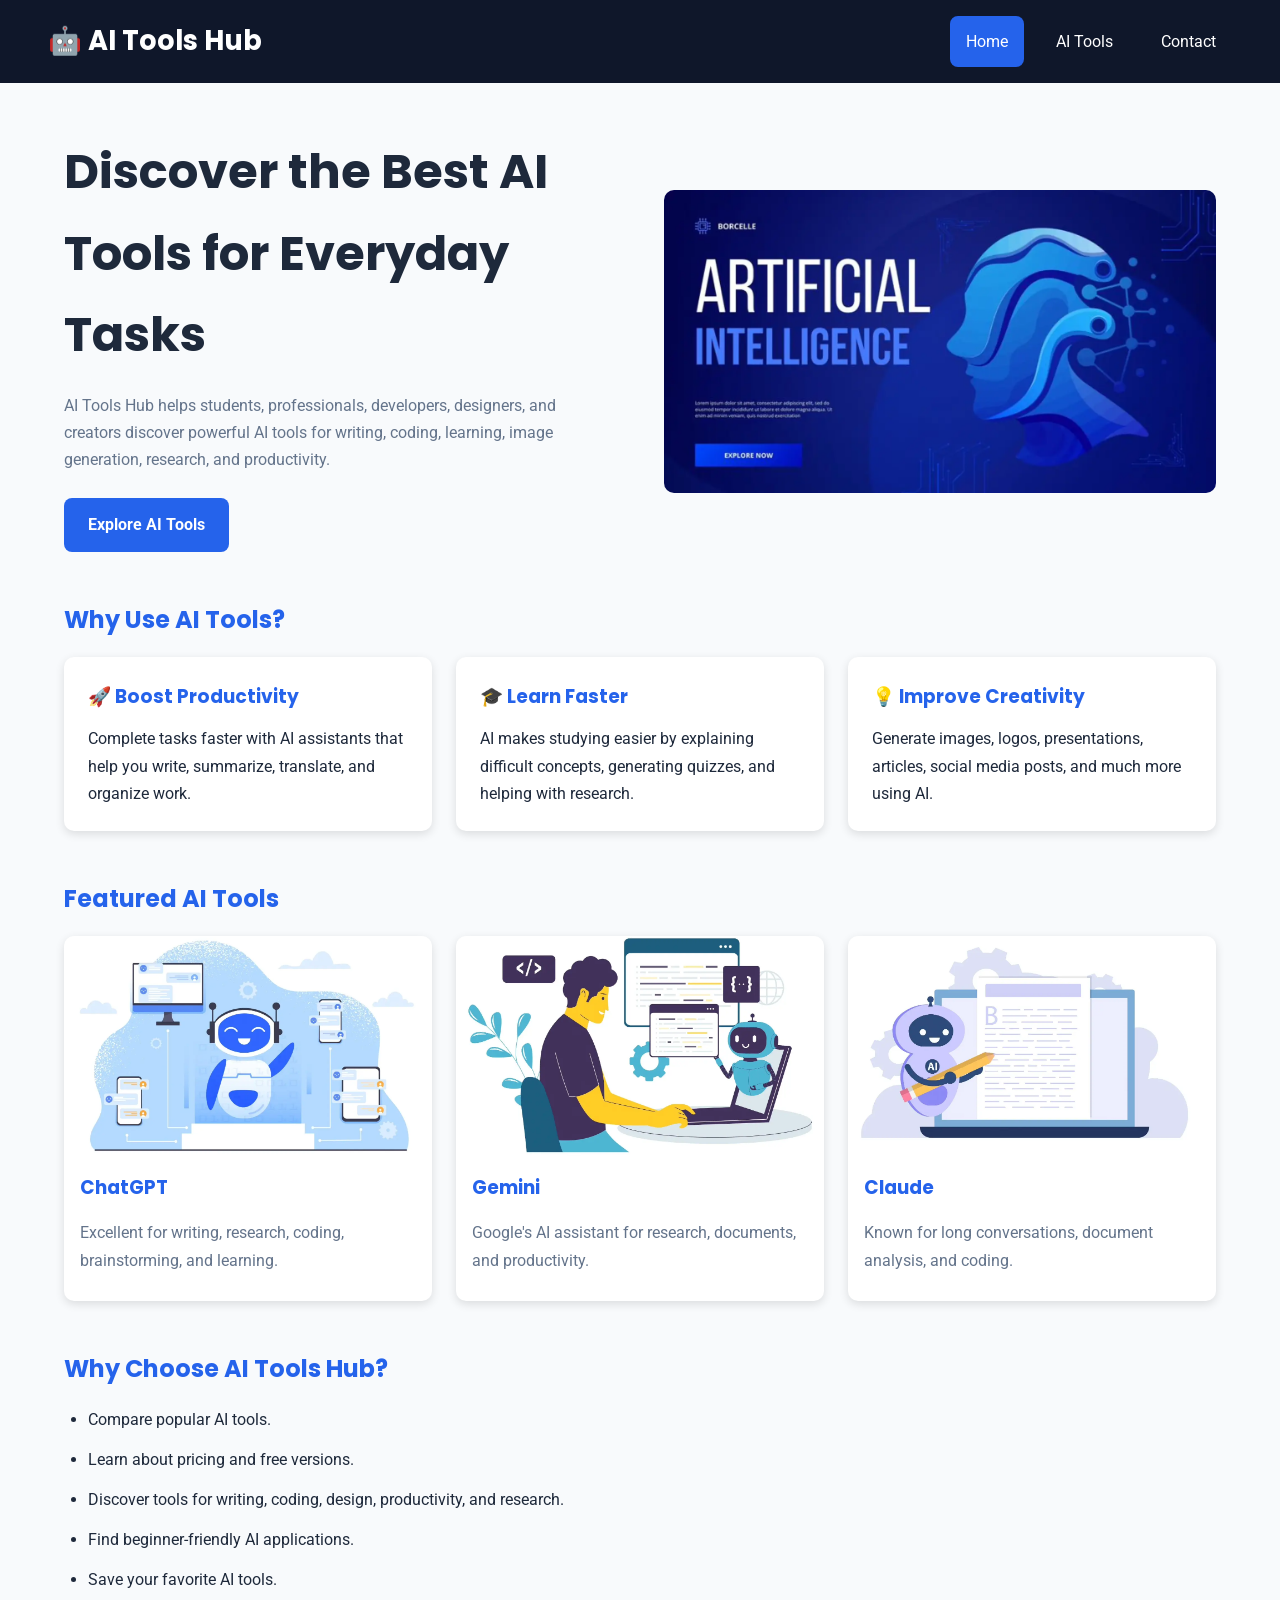
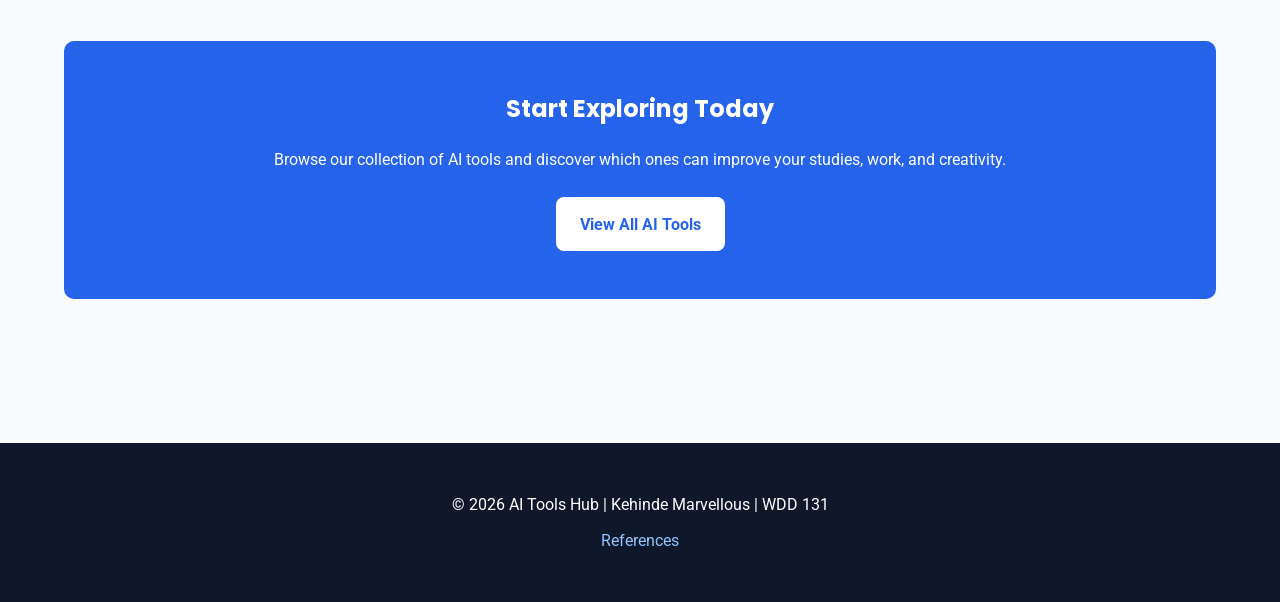
<file: project/index.html>
<!DOCTYPE html>
<html lang="en">
<head>
   <meta charset="UTF-8">
   <meta name="viewport" content="width=device-width, initial-scale=1.0">
   <title>AI Tools Hub | Home</title>
   <meta name="description" content="Discover the best AI tools for writing, coding, design, research, and productivity. Compare features and find the right AI tool for your needs.">
   <meta name="author" content="Kehinde Marvellous">
   <link rel="preconnect" href="https://fonts.googleapis.com">
   <link rel="preconnect" href="https://fonts.gstatic.com" crossorigin>
   <link href="https://fonts.googleapis.com/css2?family=Poppins:wght@400;600;700&family=Roboto:wght@400;500&display=swap" rel="stylesheet">
   <link rel="stylesheet" href="styles/base.css">
   <link rel="stylesheet" href="styles/large.css">

   <script src="scripts/main.js" defer></script>
</head>

<body>

<header>

   <div class="logo">
       🤖 AI Tools Hub
   </div>

   <button id="menu" aria-label="Open Navigation">
       ☰
   </button>

   <nav>

       <ul class="navigation">

           <li>
               <a href="index.html" class="active">
                   Home
               </a>
           </li>

           <li>
               <a href="tools.html">
                   AI Tools
               </a>
           </li>

           <li>
               <a href="contact.html">
                   Contact
               </a>
           </li>

       </ul>

   </nav>

</header>

<main>

   <!-- HERO -->

   <section class="hero">

       <div class="hero-text">

           <h1>
               Discover the Best AI Tools for Everyday Tasks
           </h1>

           <p>

               AI Tools Hub helps students, professionals, developers,
               designers, and creators discover powerful AI tools for
               writing, coding, learning, image generation, research,
               and productivity.

           </p>

           <a href="tools.html" class="button">
               Explore AI Tools
           </a>

       </div>

       <div class="hero-image">

           <img
               src="images/hero.webp"
               alt="Artificial Intelligence Illustration"
               loading="eager"
               width="1200"
               height="700">

       </div>

   </section>

   <!-- FEATURES -->

   <section class="features">

       <h2>
           Why Use AI Tools?
       </h2>

       <div class="cards">

           <article class="card">

               <h3>
                   🚀 Boost Productivity
               </h3>

               <p>

                   Complete tasks faster with AI assistants that help
                   you write, summarize, translate, and organize work.

               </p>

           </article>

           <article class="card">

               <h3>
                   🎓 Learn Faster
               </h3>

               <p>

                   AI makes studying easier by explaining difficult
                   concepts, generating quizzes, and helping with
                   research.

               </p>

           </article>

           <article class="card">

               <h3>
                   💡 Improve Creativity
               </h3>

               <p>

                   Generate images, logos, presentations, articles,
                   social media posts, and much more using AI.

               </p>

           </article>

       </div>

   </section>

   <section>

       <h2>
           Featured AI Tools
       </h2>

       <div id="featured-tools" class="tool-grid">

           <!-- JavaScript inserts tool cards here -->

       </div>

   </section>


   <section class="benefits">

       <h2>
           Why Choose AI Tools Hub?
       </h2>

       <ul>

           <li>
               Compare popular AI tools.
           </li>

           <li>
               Learn about pricing and free versions.
           </li>

           <li>
               Discover tools for writing, coding, design,
               productivity, and research.
           </li>

           <li>
               Find beginner-friendly AI applications.
           </li>

           <li>
               Save your favorite AI tools.
           </li>

       </ul>

   </section>

   <section class="cta">

       <h2>
           Start Exploring Today
       </h2>

       <p>

           Browse our collection of AI tools and discover
           which ones can improve your studies, work,
           and creativity.

       </p>

       <a href="tools.html" class="button">
           View All AI Tools
       </a>

   </section>

</main>

<footer>

   <p>
       © <span id="year"></span> AI Tools Hub | Kehinde Marvellous | WDD 131
   </p>

   <p>

       <a href="references.html">
           References
       </a>

   </p>

</footer>

</body>
</html>
</file>
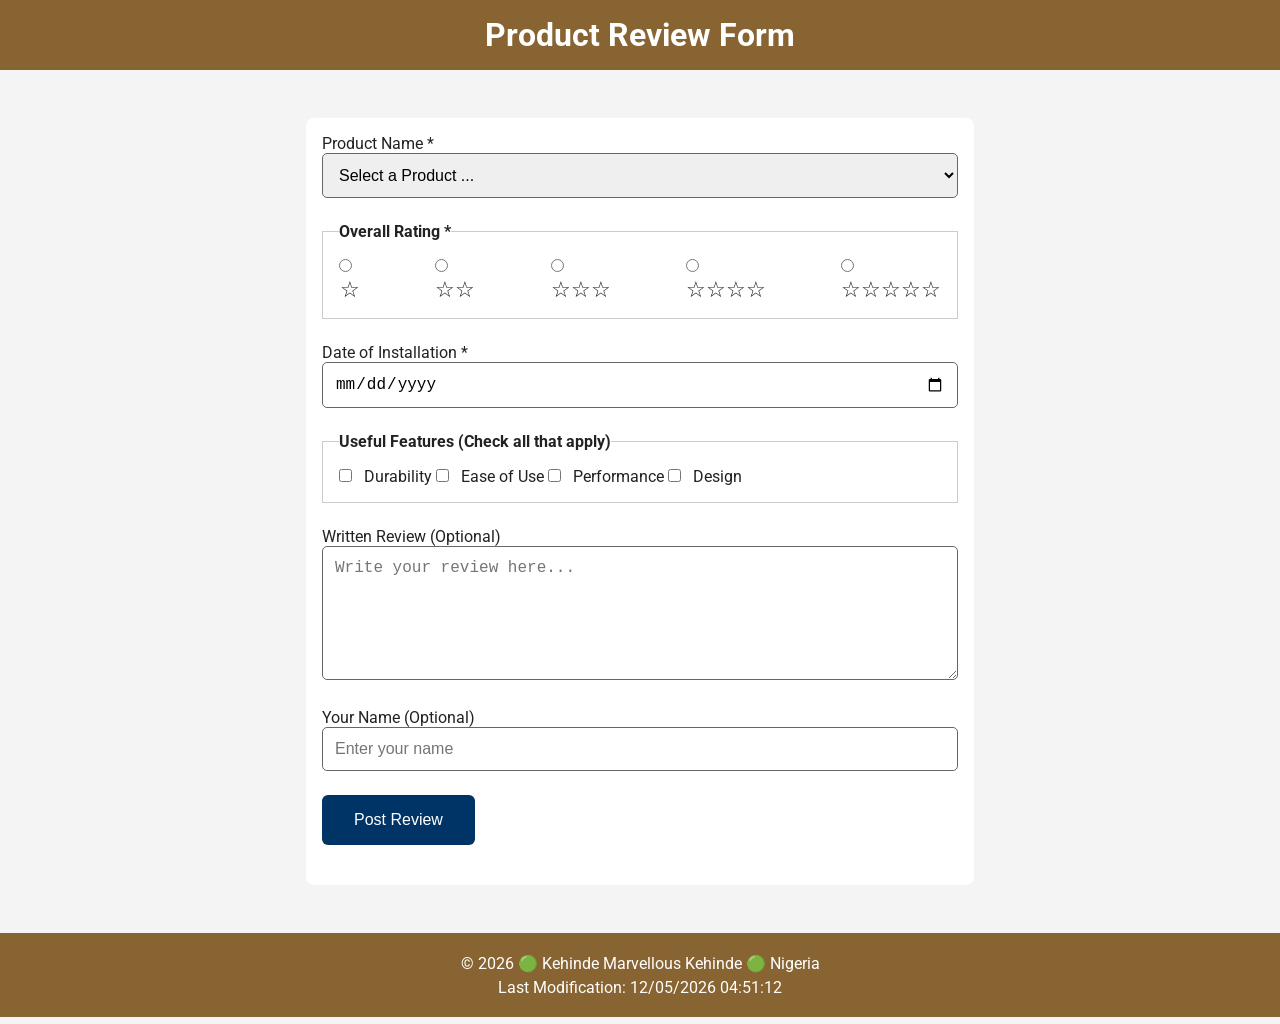
<file: form.html>
<!DOCTYPE html>
<html lang="en">
<head>
   <meta charset="UTF-8">
   <meta name="viewport" content="width=device-width, initial-scale=1.0">
   <meta name="description" content="Share your experience and submit a detailed product review through our form.">
   <meta name="author" content="Kehinde Marvellous">

   <title>Product Review Form</title>

   <link rel="preconnect" href="https://fonts.googleapis.com">
   <link rel="preconnect" href="https://fonts.gstatic.com" crossorigin>
   <link href="https://fonts.googleapis.com/css2?family=Roboto:wght@400;700&display=swap" rel="stylesheet">

   <link rel="stylesheet" href="styles/form.css">
   <link rel="stylesheet" href="styles/form-large.css">

   <script src="scripts/form.js" defer></script>
</head>

<body>

<header>
   <h1>Product Review Form</h1>
</header>

<main>

<form method="get" action="review.html">

   <!-- Product Name -->
   <div class="form-group">
       <label for="product">Product Name <span>*</span></label>

       <select id="product" name="product" required>
           <option value="" selected disabled>Select a Product ...</option>
           <!-- JavaScript will insert products here -->
       </select>
   </div>

   <!-- Overall Rating -->
   <fieldset>
       <legend>Overall Rating <span>*</span></legend>

       <div class="rating">
            <div>
                <input type="radio" id="star1" name="rating" value="1" required>
                <label for="star1">☆</label>
            </div>

           <div>
               <input type="radio" id="star2" name="rating" value="2" required>
               <label for="star2">☆☆</label>
           </div>

           <div>
               <input type="radio" id="star3" name="rating" value="3" required>
               <label for="star3">☆☆☆</label>
           </div>

           <div>
               <input type="radio" id="star4" name="rating" value="4" required>
               <label for="star4">☆☆☆☆</label>
           </div>

           <div>
               <input type="radio" id="star5" name="rating" value="5" required>
               <label for="star5">☆☆☆☆☆</label>
           </div>

       </div>
   </fieldset>

   <!-- Installation Date -->
   <div class="form-group">
       <label for="installDate">Date of Installation <span>*</span></label>

       <input
           type="date"
           id="installDate"
           name="installDate"
           required>
   </div>

   <!-- Useful Features -->
    <fieldset>
        <legend>Useful Features (Check all that apply)</legend>

        <input type="checkbox" id="durability" name="features" value="Durability">
        <label for="durability">Durability</label>

        <input type="checkbox" id="ease" name="features" value="Ease of Use">
        <label for="ease">Ease of Use</label>

        <input type="checkbox" id="performance" name="features" value="Performance">
        <label for="performance">Performance</label>

        <input type="checkbox" id="design" name="features" value="Design">
        <label for="design">Design</label>
    </fieldset>

   <!-- Written Review -->
   <div class="form-group">
       <label for="review">Written Review (Optional)</label>

       <textarea
           id="review"
           name="review"
           rows="6"
           placeholder="Write your review here..."></textarea>
   </div>

   <!-- User Name -->
   <div class="form-group">
       <label for="username">Your Name (Optional)</label>

       <input
           type="text"
           id="username"
           name="username"
           placeholder="Enter your name">
   </div>

   <!-- Submit -->
   <div class="form-group">
       <input
           type="submit"
           value="Post Review">
   </div>

</form>

</main>

<footer>
   <p>
      &copy; <span id="currentyear"></span>
      🟢 Kehinde Marvellous Kehinde 🟢 Nigeria</p>
    <p class="highlight">
        Last Modification: <span id="lastmodified"></span></p>
</footer>  
</body>
</html>
</file>
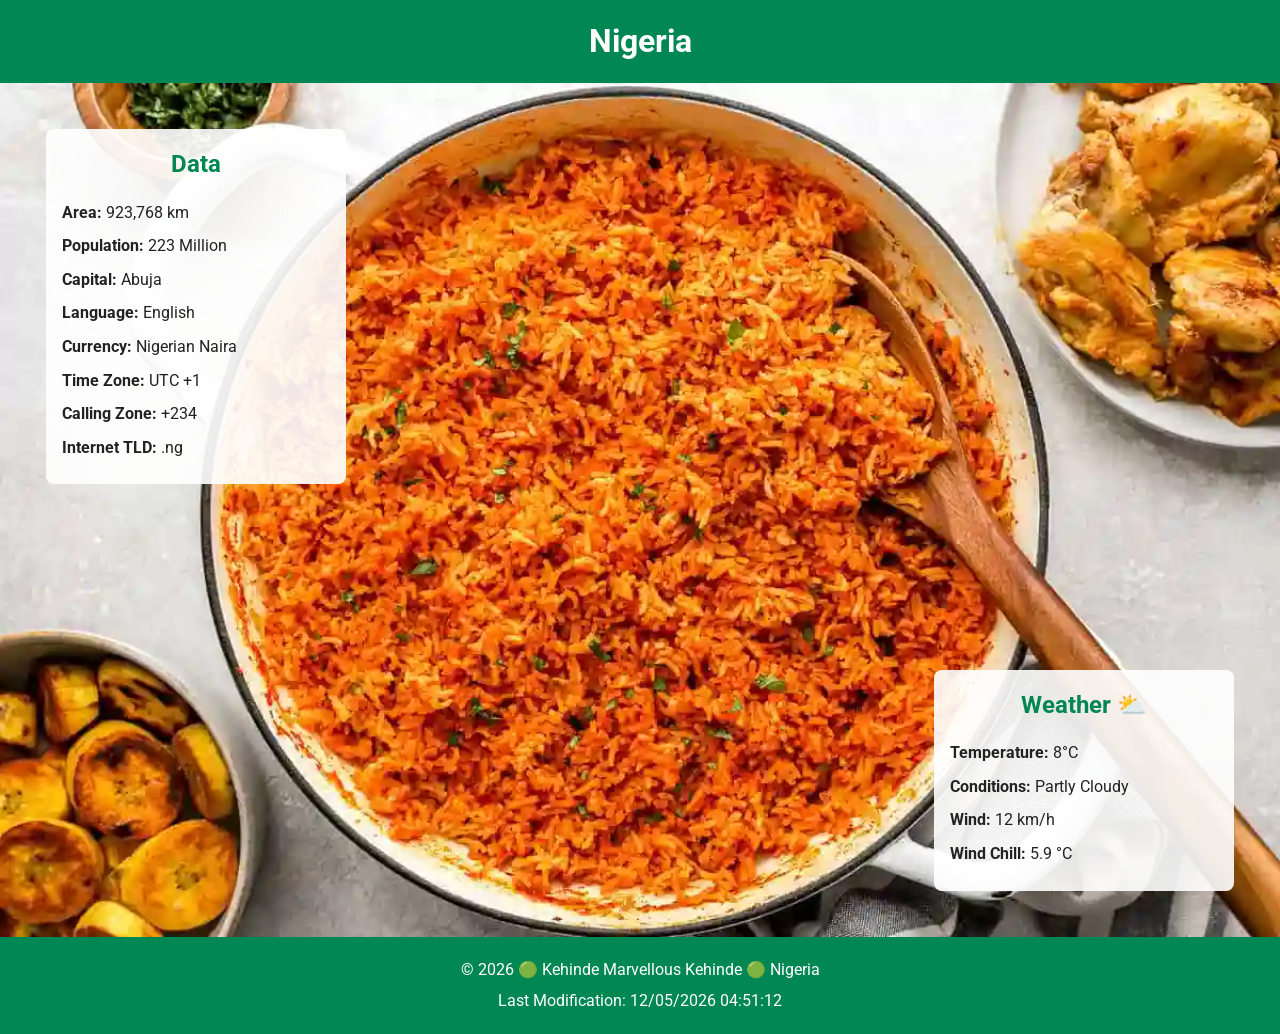
<file: place.html>
<!DOCTYPE html>
<html lang="en">
<head>
    <meta charset="UTF-8">
    <meta name="viewport" content="width=device-width, initial-scale=1.0">
    <title>WDD131 - Country Page</title>
    <meta name="description" content="Explore Nigeria's vibrant culture, scenic landscapes, iconic cuisine, and essential travel facts for an unforgettable journey.">
    <meta name="author" content="Kehinde Marvellous">

    <link rel="preconnect" href="https://fonts.googleapis.com">
    <link rel="preconnect" href="https://fonts.gstatic.com" crossorigin>
    <link href="https://fonts.googleapis.com/css2?family=Roboto:wght@400;700&display=swap" rel="stylesheet">
    <link rel="stylesheet" href="styles/place.css">
    <link rel="stylesheet" href="styles/place-large.css">

    <script src="scripts/place.js" defer></script>
</head>

<body>
    
    <header>
        <h1>Nigeria</h1>
    </header>
    
    <main>
        <picture>
            <source media="(min-width: 768px)" srcset="images/image-large.webp">
            <img src="images/image-small.webp" alt="Delicious Jollof Rice" width="800" height="500">
        </picture>

        <section class="data">
            <h2>Data</h2>

            <p><strong>Area:</strong> 923,768 km</p>
            <p><strong>Population:</strong> 223 Million</p>
            <p><strong>Capital:</strong> Abuja</p>
            <p><strong>Language:</strong> English</p>
            <p><strong>Currency:</strong> Nigerian Naira</p>
            <p><strong>Time Zone:</strong> UTC +1</p>
            <p><strong>Calling Zone:</strong> +234</p>
            <p><strong>Internet TLD:</strong> .ng</p>
        </section>

        <section class="weather">
            <h2>Weather</h2>

            <img src="images/cloud.svg" alt="Weather Icon" class="weather-icon">

            <p><strong>Temperature:</strong> <span id="temperature">8°C</span></p>
            <p><strong>Conditions:</strong> Partly Cloudy</p>
            <p><strong>Wind:</strong> <span id="windspeed">12 km/h</span></p>
            <p><strong>Wind Chill:</strong> <span id="windchill"></span></p>
        </section>
    </main>

    <footer>
        <p>
            &copy; <span id="currentyear"></span>
      🟢 Kehinde Marvellous Kehinde 🟢 Nigeria</p>

      <p class="highlight">
        Last Modification: <span id="lastmodified"></span></p>
    </footer>

</body>
</html>
</file>
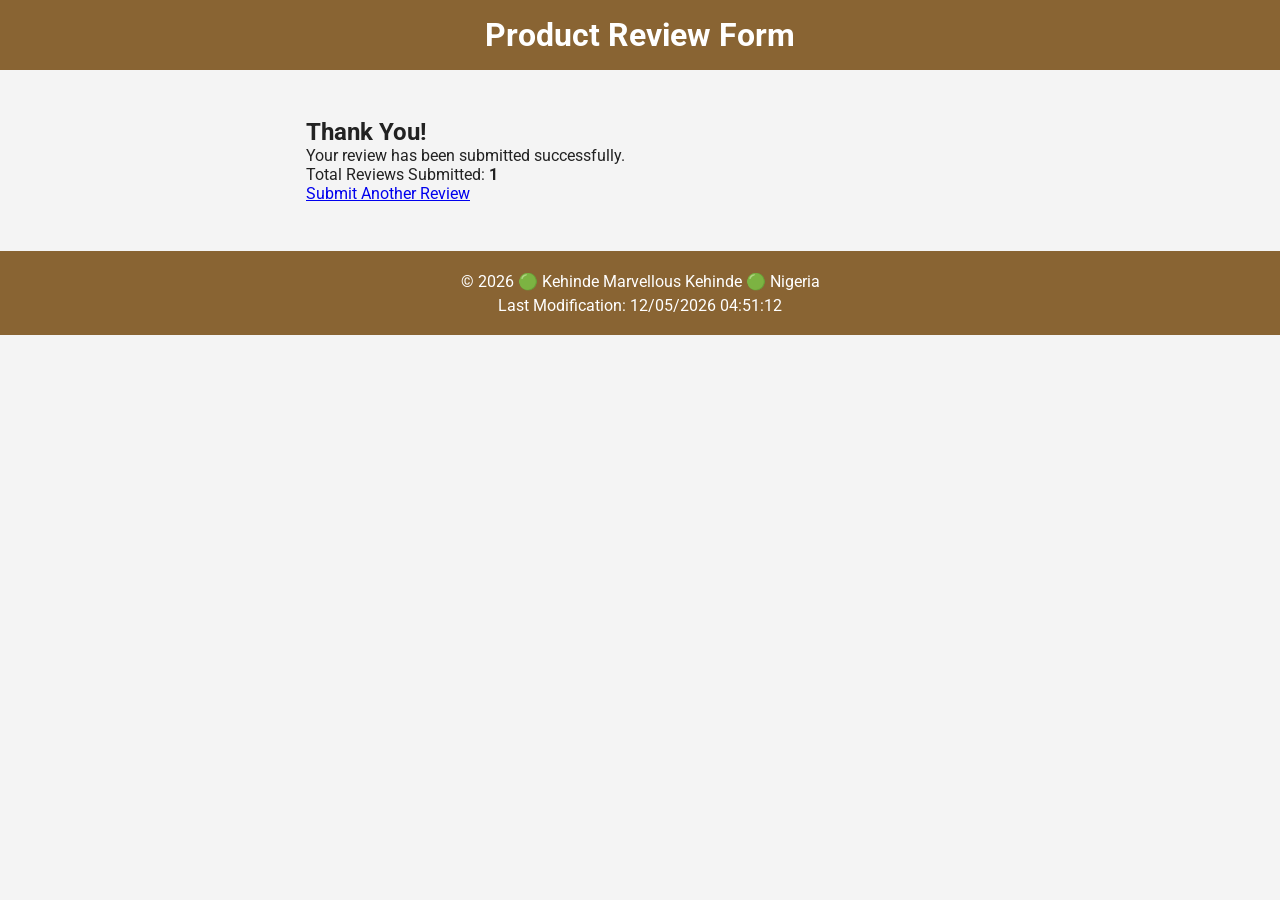
<file: review.html>
<!DOCTYPE html>
<html lang="en">
<head>
   <meta charset="UTF-8">
   <meta name="viewport" content="width=device-width, initial-scale=1.0">
   <meta name="description" content="Your product review has been successfully submitted and confirmed.">
   <meta name="author" content="Kehinde Marvellous">

   <title>Review Submitted</title>

   <link rel="preconnect" href="https://fonts.googleapis.com">
   <link rel="preconnect" href="https://fonts.gstatic.com" crossorigin>
   <link href="https://fonts.googleapis.com/css2?family=Roboto:wght@400;700&display=swap" rel="stylesheet">

   <link rel="stylesheet" href="styles/form.css">
   <link rel="stylesheet" href="styles/form-large.css">

   <script src="scripts/review.js" defer></script>
</head>

<body>

<header>
   <h1>Product Review Form</h1>
</header>

<main>

   <section class="confirmation">
       <h2>Thank You!</h2>

       <p>Your review has been submitted successfully.</p>

       <p>
           Total Reviews Submitted:
           <strong id="reviewCount">0</strong>
       </p>

       <p>
           <a href="form.html">Submit Another Review</a>
       </p>
   </section>

</main>

<footer>
   <p>
      &copy; <span id="currentyear"></span>
      🟢 Kehinde Marvellous Kehinde 🟢 Nigeria</p>
    <p class="highlight">
        Last Modification: <span id="lastmodified"></span></p>
</footer> 

</body>
</html>
</file>
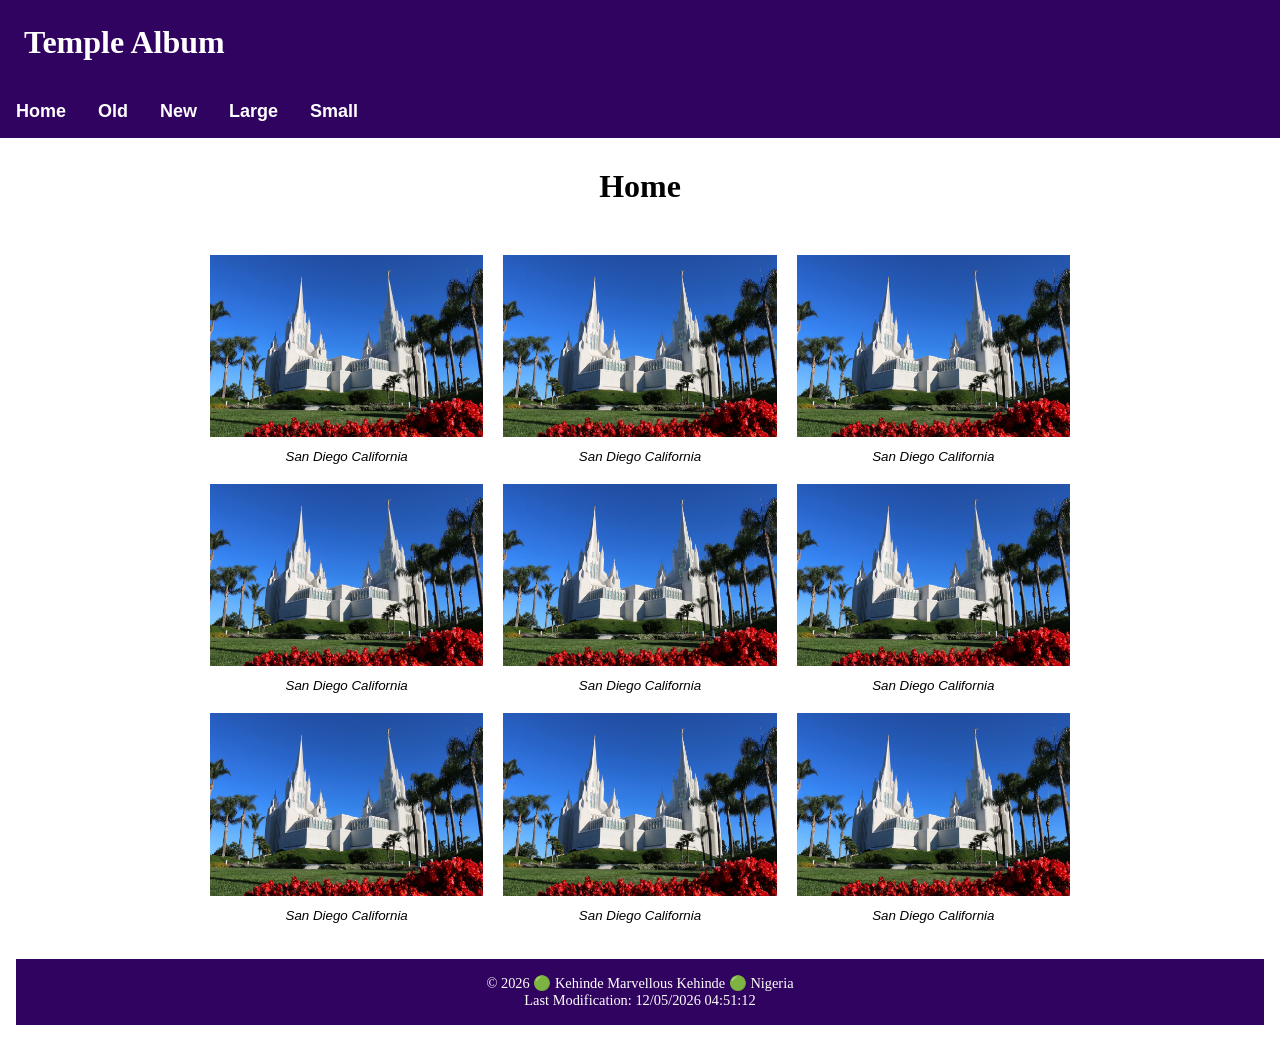
<file: temples.html>
<!DOCTYPE html>
<html lang="en">
<head>
    <meta charset="UTF-8">
    <meta name="viewport" content="width=device-width, initial-scale=1.0">
    <title>WDD131 - Media Query Example</title>
    <meta name="description" content="This media query learning activity example page demonstrates responsive design with a temple gallery layout, mobile navigation.">
    <meta name="author" content="Kehinde Marvellous">

    <link rel="preconnect" href="https://fonts.googleapis.com">
    <link rel="preconnect" href="https://fonts.gstatic.com" crossorigin>
    <link href="https://fonts.googleapis.com/css2?family=Roboto:wght@400;700&display=swap" rel="stylesheet">
    <link rel="stylesheet" href="styles/temples.css">
    <link rel="stylesheet" href="styles/temples-large.css">
    <script src="scripts/temples.js" defer></script>
</head>
<body>
    <header>
        <span id="course-title">Temple Album</span>

        <button id="menu" aria-label="Menu">
        </button>

        <nav class="navigation">
            <ul>
                <li><a href="#">Home</a></li>
                <li><a href="#">Old</a></li>
                <li><a href="#">New</a></li>
                <li><a href="#">Large</a></li>
                <li><a href="#">Small</a></li>
            </ul>

        </nav>
    </header>

    <main>
        <h1>Home</h1>

      <section class="gallery">
        
        <figure>
            <img src="images/temple.jpg" alt="Temple">
            <figcaption>San Diego California</figcaption>
        </figure>
        <figure>
            <img src="images/temple.jpg" alt="Temple">
            <figcaption>San Diego California</figcaption>
        </figure>
            <figure>
            <img src="images/temple.jpg" alt="Temple">
            <figcaption>San Diego California</figcaption>
        </figure>
            <figure>
            <img src="images/temple.jpg" alt="Temple">
            <figcaption>San Diego California</figcaption>
        </figure>
            <figure>
            <img src="images/temple.jpg" alt="Temple">
            <figcaption>San Diego California</figcaption>
        </figure>
            <figure>
            <img src="images/temple.jpg" alt="Temple">
            <figcaption>San Diego California</figcaption>
        </figure>
            <figure>
            <img src="images/temple.jpg" alt="Temple">
            <figcaption>San Diego California</figcaption>
        </figure>
            <figure>
            <img src="images/temple.jpg" alt="Temple">
            <figcaption>San Diego California</figcaption>
        </figure>
            <figure>
            <img src="images/temple.jpg" alt="Temple">
            <figcaption>San Diego California</figcaption>
        </figure>
      </section>
    </main>

<footer>
   <p>
      &copy; <span id="currentyear"></span>
      🟢 Kehinde Marvellous Kehinde 🟢 Nigeria</p>
    <p class="highlight">
        Last Modification: <span id="lastmodified"></span></p>
</footer>  
    
</body>
</html>
</file>
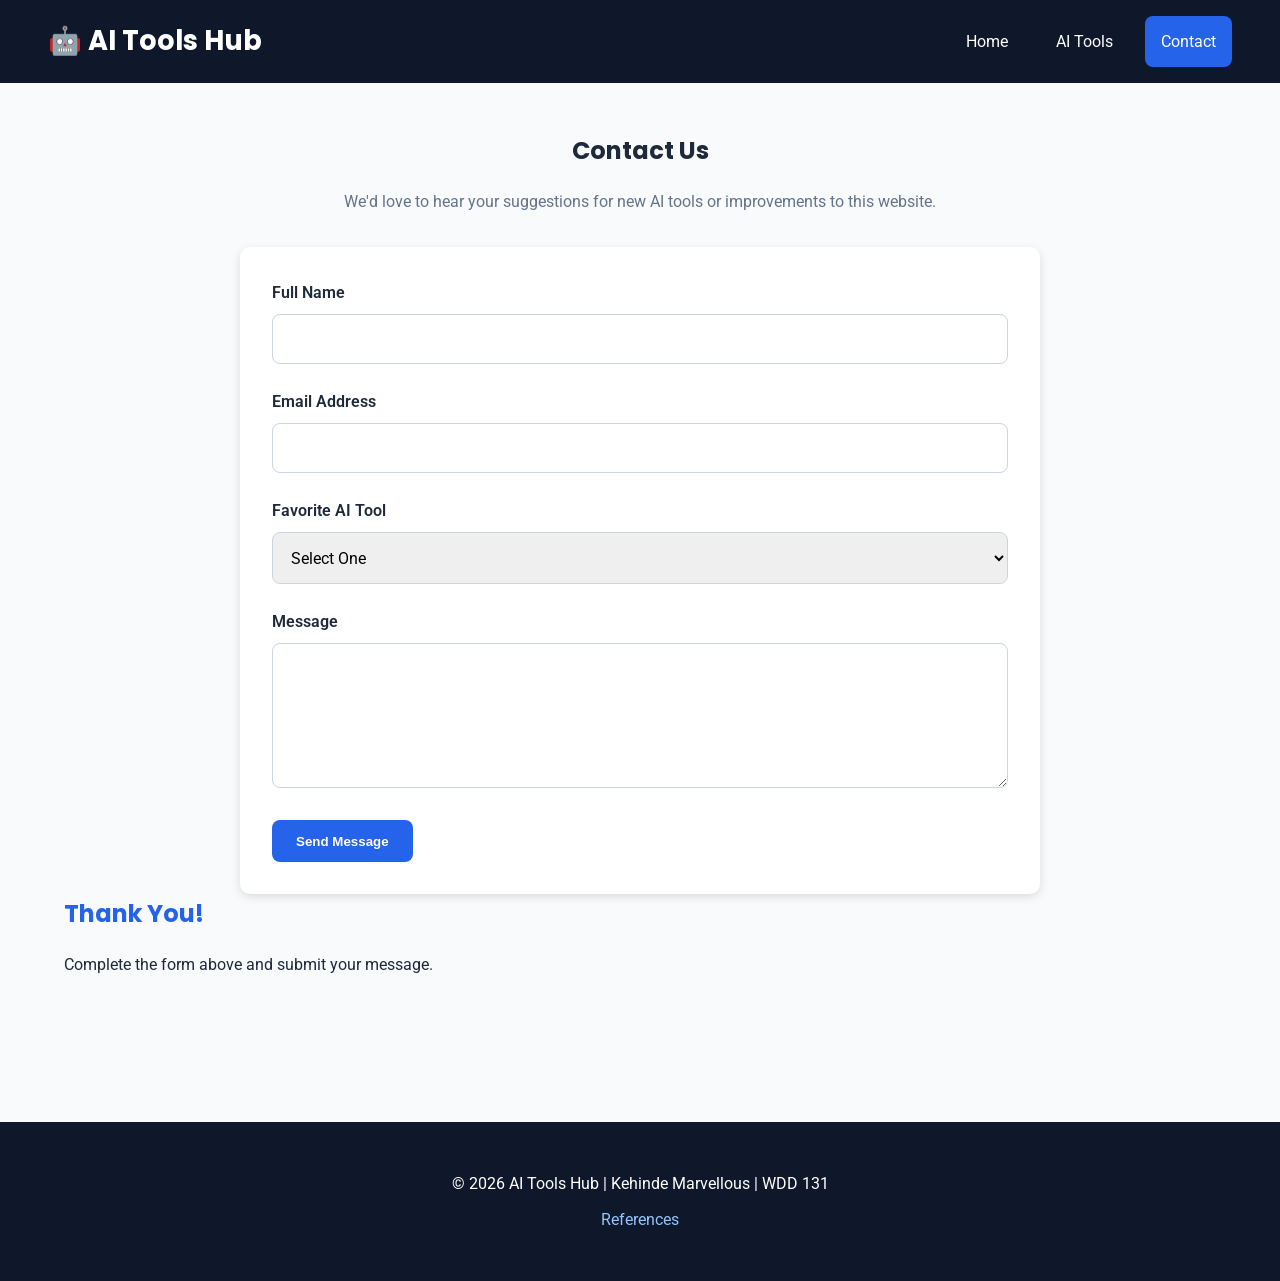
<file: project/contact.html>
<!DOCTYPE html>
<html lang="en">
<head>
   <meta charset="UTF-8">
   <meta name="viewport" content="width=device-width, initial-scale=1.0">
   <title>AI Tools Hub | Contact</title>
   <meta name="description" content="Contact AI Tools Hub with your questions, suggestions, or feedback about AI tools.">
   <meta name="author" content="Kehinde Marvellous">
   <link rel="preconnect" href="https://fonts.googleapis.com">
   <link rel="preconnect" href="https://fonts.gstatic.com" crossorigin>
   <link href="https://fonts.googleapis.com/css2?family=Poppins:wght@400;600;700&family=Roboto:wght@400;500&display=swap" rel="stylesheet">
   <link rel="stylesheet" href="styles/base.css">
   <link rel="stylesheet" href="styles/large.css">

   <script src="scripts/main.js" defer></script>

</head>

<body>

<header>

   <div class="logo">
       🤖 AI Tools Hub
   </div>

   <button id="menu" aria-label="Open Navigation">
       ☰
   </button>

   <nav>

       <ul class="navigation">

           <li><a href="index.html">Home</a></li>
           <li><a href="tools.html">AI Tools</a></li>
           <li><a href="contact.html" class="active">Contact</a></li>

       </ul>

   </nav>

</header>

<main>

<section class="page-title">

   <h1>Contact Us</h1>

   <p>

       We'd love to hear your suggestions for new AI tools or improvements
       to this website.

   </p>

</section>

<section class="contact-form">

<form id="contactForm">

<div class="form-group">

<label for="fullname">

Full Name

</label>

<input
type="text"
id="fullname"
name="fullname"
required>

</div>

<div class="form-group">

<label for="email">

Email Address

</label>

<input
type="email"
id="email"
name="email"
required>

</div>

<div class="form-group">

<label for="tool">

Favorite AI Tool

</label>

<select id="tool" name="tool">

<option value="">Select One</option>

<option value="ChatGPT">ChatGPT</option>

<option value="Gemini">Gemini</option>

<option value="Claude">Claude</option>

<option value="Copilot">GitHub Copilot</option>

<option value="Midjourney">Midjourney</option>

</select>

</div>

<div class="form-group">

<label for="message">

Message

</label>

<textarea
id="message"
name="message"
rows="6"
required></textarea>

</div>

<input
type="submit"
value="Send Message"
class="button">

</form>

</section>

<section>

<h2>Thank You!</h2>

<p id="thankyou">

Complete the form above and submit your message.

</p>

</section>

</main>

<footer>

<p>

© <span id="year"></span> AI Tools Hub | Kehinde Marvellous | WDD 131

</p>

<p>

<a href="references.html">

References

</a>

</p>

</footer>

</body>
</html>
</file>
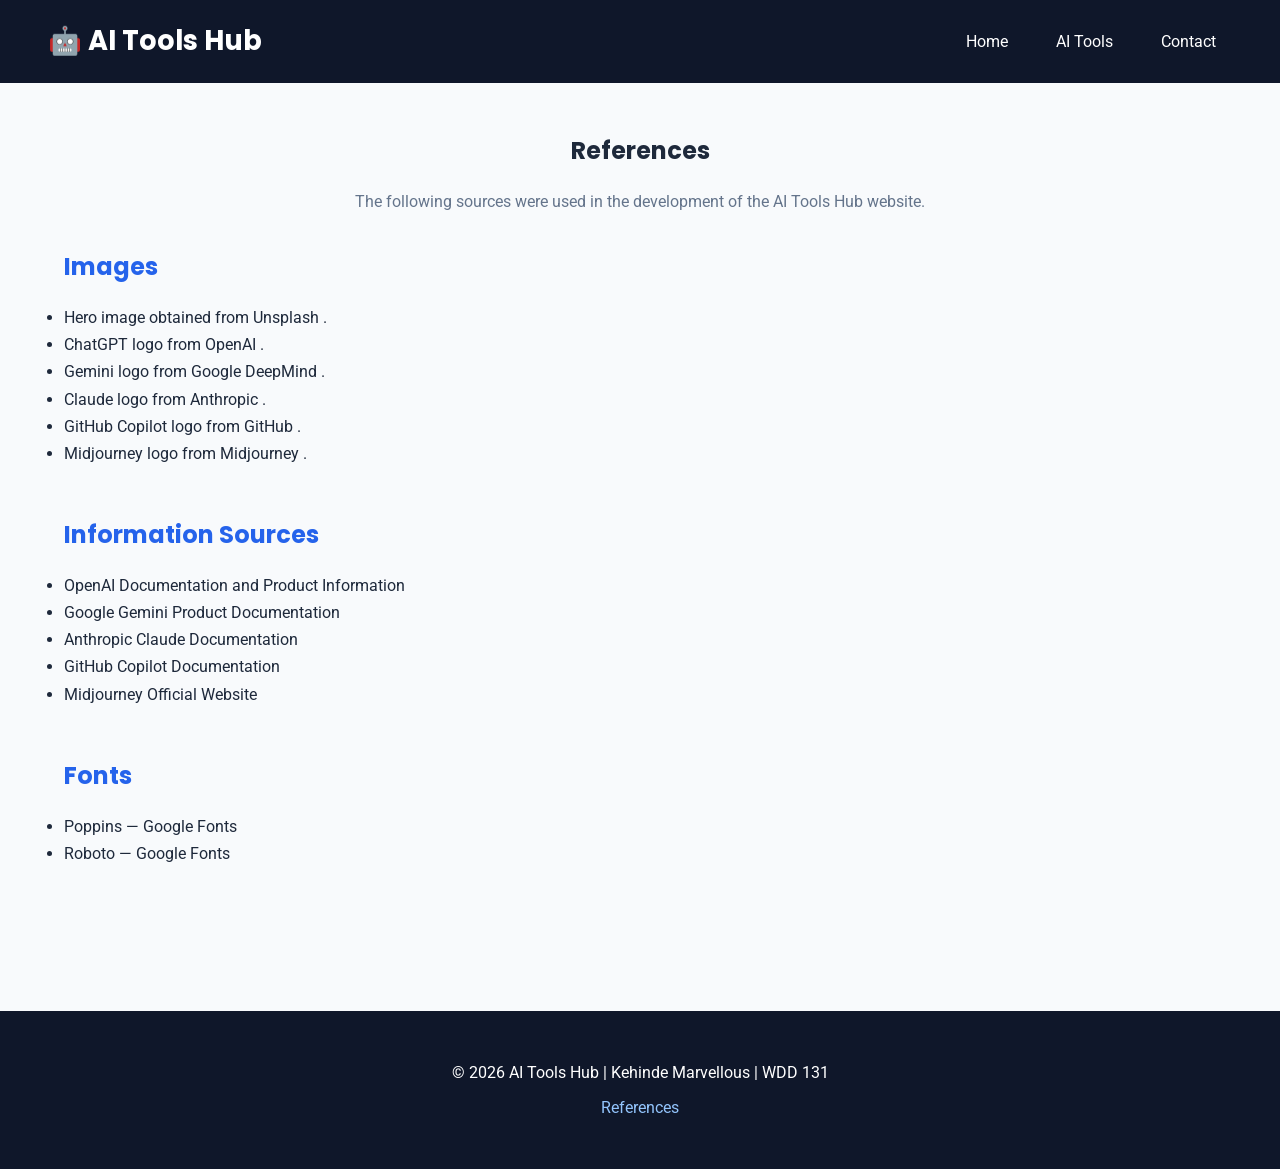
<file: project/reference.html>
<!DOCTYPE html>
<html lang="en">
<head>
   <meta charset="UTF-8">
   <meta name="viewport" content="width=device-width, initial-scale=1.0">
   <title>AI Tools Hub | References</title>
   <meta name="description" content="References and sources used in the AI Tools Hub website.">
   <meta name="author" content="Kehinde Marvellous">
   <link rel="preconnect" href="https://fonts.googleapis.com">
   <link rel="preconnect" href="https://fonts.gstatic.com" crossorigin>
   <link href="https://fonts.googleapis.com/css2?family=Poppins:wght@400;600;700&family=Roboto:wght@400;500&display=swap" rel="stylesheet">
   <link rel="stylesheet" href="styles/base.css">
   <link rel="stylesheet" href="styles/large.css">

   <script src="scripts/main.js" defer></script>
</head>

<body>

<header>

   <div class="logo">
       🤖 AI Tools Hub
   </div>

   <button id="menu" aria-label="Open Navigation">
       ☰
   </button>

   <nav>
       <ul class="navigation">
           <li><a href="index.html">Home</a></li>
           <li><a href="tools.html">AI Tools</a></li>
           <li><a href="contact.html">Contact</a></li>
       </ul>
   </nav>

</header>

<main>

<section class="page-title">

<h1>References</h1>

<p>

The following sources were used in the development of the AI Tools Hub website.

</p>

</section>

<section>

<h2>Images</h2>

<ul>

<li>
Hero image obtained from
<a href="https://unsplash.com" target="_blank">
Unsplash
</a>.
</li>

<li>
ChatGPT logo from
<a href="https://openai.com" target="_blank">
OpenAI
</a>.
</li>

<li>
Gemini logo from
<a href="https://deepmind.google/technologies/gemini/" target="_blank">
Google DeepMind
</a>.
</li>

<li>
Claude logo from
<a href="https://www.anthropic.com" target="_blank">
Anthropic
</a>.
</li>

<li>
GitHub Copilot logo from
<a href="https://github.com/features/copilot" target="_blank">
GitHub
</a>.
</li>

<li>
Midjourney logo from
<a href="https://www.midjourney.com" target="_blank">
Midjourney
</a>.
</li>

</ul>

</section>

<section>

<h2>Information Sources</h2>

<ul>

<li>OpenAI Documentation and Product Information</li>

<li>Google Gemini Product Documentation</li>

<li>Anthropic Claude Documentation</li>

<li>GitHub Copilot Documentation</li>

<li>Midjourney Official Website</li>

</ul>

</section>

<section>

<h2>Fonts</h2>

<ul>

<li>Poppins — Google Fonts</li>

<li>Roboto — Google Fonts</li>

</ul>

</section>

</main>

<footer>

   <p>
       © <span id="year"></span> AI Tools Hub | Kehinde Marvellous | WDD 131
   </p>

   <p>
       <a href="references.html">References</a>
   </p>

</footer>

</body>
</html>
</file>
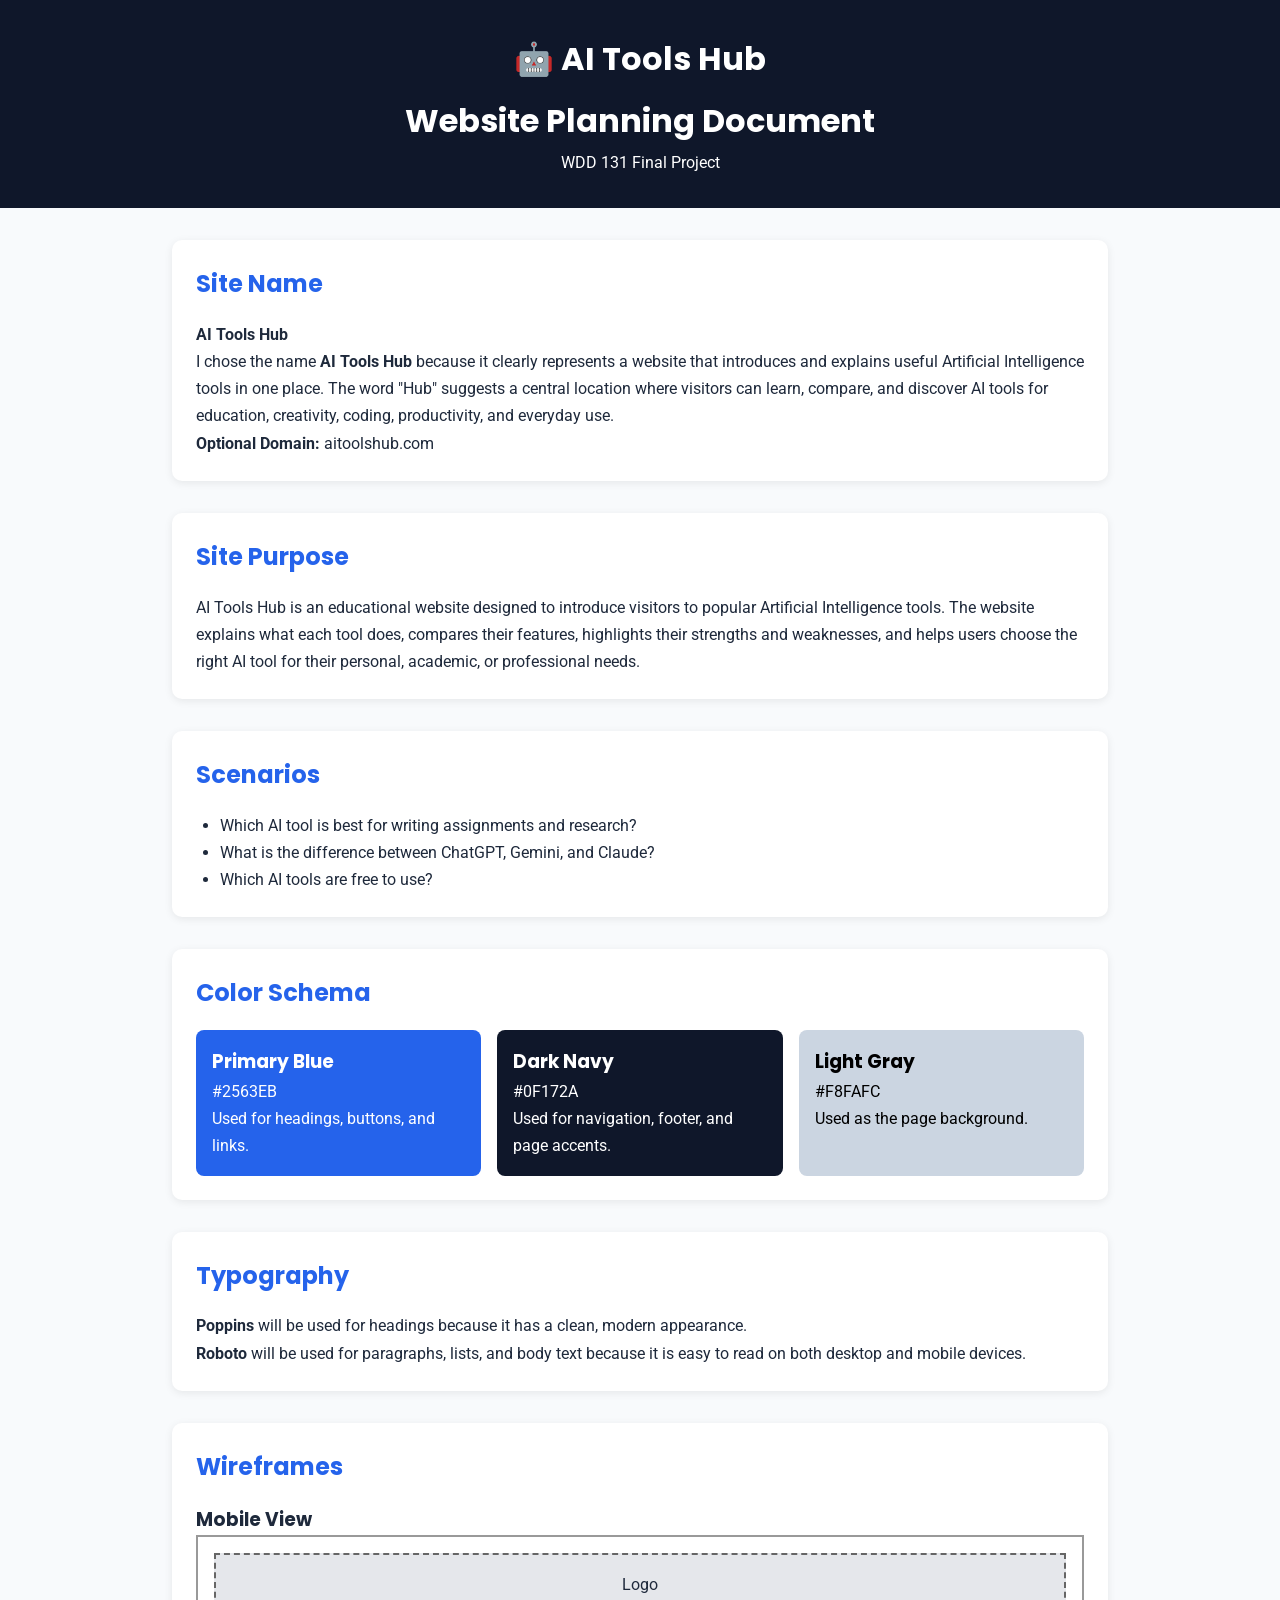
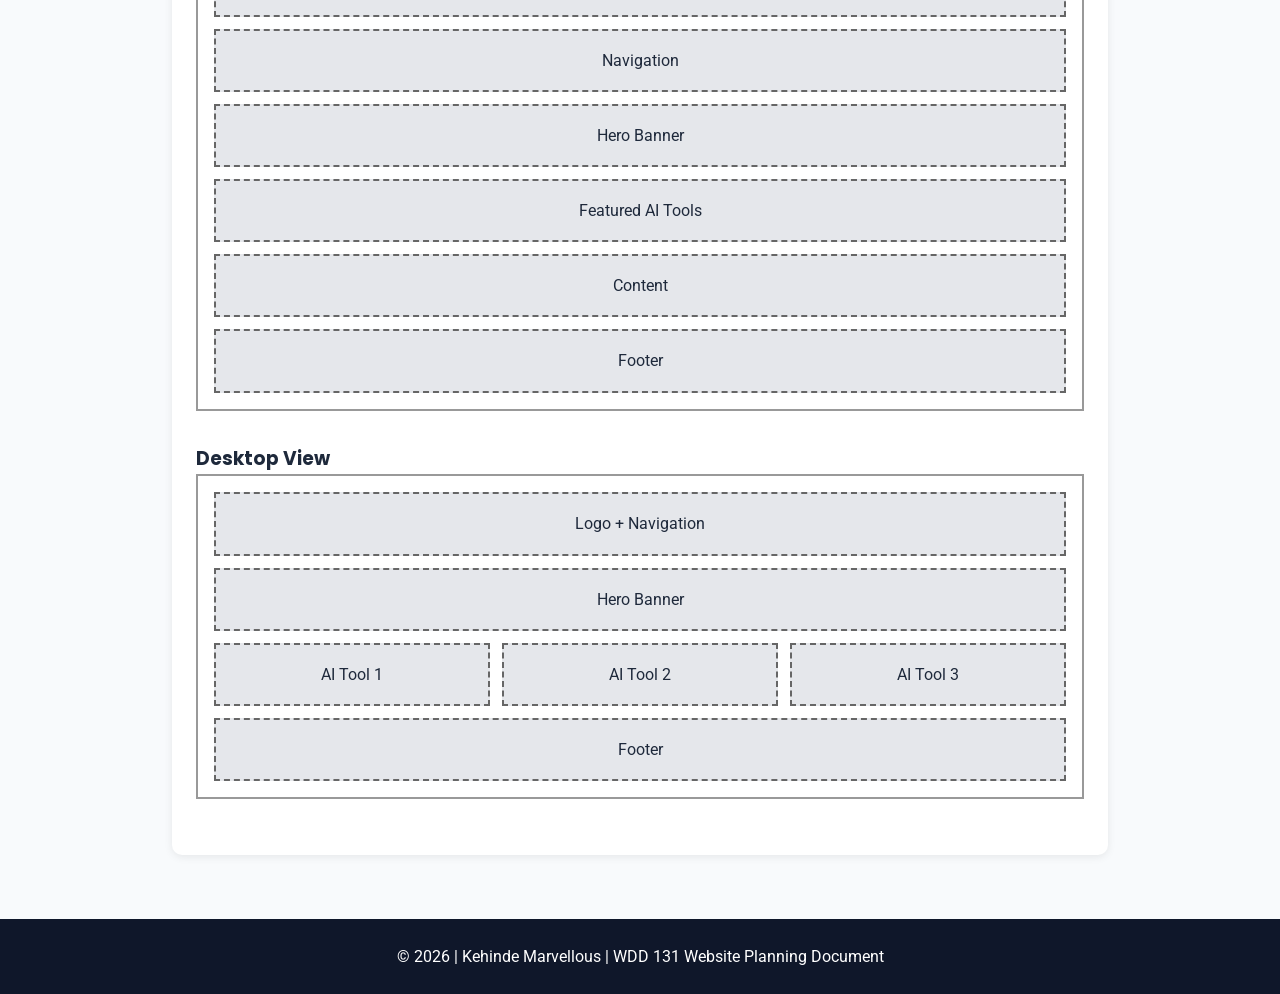
<file: project/siteplan.html>
<!DOCTYPE html>
<html lang="en">
<head>
   <meta charset="UTF-8">
   <meta name="viewport" content="width=device-width, initial-scale=1.0">
   <meta name="description" content="Discover AI tools, compare features, and find the best options for learning, creativity, and productivity.">
   <meta name="author" content="Kehinde Marvellous">
   <title>AI Tools Hub - Website Plan</title>

   <link rel="preconnect" href="https://fonts.googleapis.com">
   <link rel="preconnect" href="https://fonts.gstatic.com" crossorigin>
   <link href="https://fonts.googleapis.com/css2?family=Poppins:wght@400;600;700&family=Roboto:wght@400;500&display=swap" rel="stylesheet">
   <link rel="stylesheet" href="styles/siteplan.css">
   <link rel="stylesheet" href="styles/siteplan-large.css">
</head>

<body>
    
<header>
   <div class="logo">🤖 AI Tools Hub</div>
   <h1>Website Planning Document</h1>
   <p>WDD 131 Final Project</p>
</header>

<main>

<section>
   <h2>Site Name</h2>

   <p><strong>AI Tools Hub</strong></p>

   <p>
       I chose the name <strong>AI Tools Hub</strong> because it clearly
       represents a website that introduces and explains useful Artificial
       Intelligence tools in one place. The word "Hub" suggests a central
       location where visitors can learn, compare, and discover AI tools for
       education, creativity, coding, productivity, and everyday use.
   </p>

   <p><strong>Optional Domain:</strong> aitoolshub.com</p>
</section>

<section>
   <h2>Site Purpose</h2>

   <p>
       AI Tools Hub is an educational website designed to introduce visitors to
       popular Artificial Intelligence tools. The website explains what each tool
       does, compares their features, highlights their strengths and weaknesses,
       and helps users choose the right AI tool for their personal, academic,
       or professional needs.
   </p>
</section>

<section>
   <h2>Scenarios</h2>

   <ul>
       <li>Which AI tool is best for writing assignments and research?</li>
       <li>What is the difference between ChatGPT, Gemini, and Claude?</li>
       <li>Which AI tools are free to use?</li>
   </ul>
</section>

<section>
   <h2>Color Schema</h2>

   <div class="colors">

       <div class="color-card blue">
           <h3>Primary Blue</h3>
           <p>#2563EB</p>
           <p>Used for headings, buttons, and links.</p>
       </div>

       <div class="color-card navy">
           <h3>Dark Navy</h3>
           <p>#0F172A</p>
           <p>Used for navigation, footer, and page accents.</p>
       </div>

       <div class="color-card gray">
           <h3>Light Gray</h3>
           <p>#F8FAFC</p>
           <p>Used as the page background.</p>
       </div>

   </div>
</section>

<section>
   <h2>Typography</h2>

   <p>
       <strong>Poppins</strong> will be used for headings because it has a clean,
       modern appearance.
   </p>

   <p>
       <strong>Roboto</strong> will be used for paragraphs, lists, and body text
       because it is easy to read on both desktop and mobile devices.
   </p>
</section>

<section>
   <h2>Wireframes</h2>

   <h3>Mobile View</h3>

   <div class="wireframe">

       <div>Logo</div>
       <div>Navigation</div>
       <div>Hero Banner</div>
       <div>Featured AI Tools</div>
       <div>Content</div>
       <div>Footer</div>

   </div>

   <h3>Desktop View</h3>

   <div class="wireframe desktop">

       <div class="full">Logo + Navigation</div>

       <div class="full">Hero Banner</div>

       <div>AI Tool 1</div>
       <div>AI Tool 2</div>
       <div>AI Tool 3</div>

       <div class="full">Footer</div>

   </div>

</section>

</main>

<footer>
   <p>&copy; 2026 | Kehinde Marvellous | WDD 131 Website Planning Document</p>
</footer>

</body>
</html>
</file>
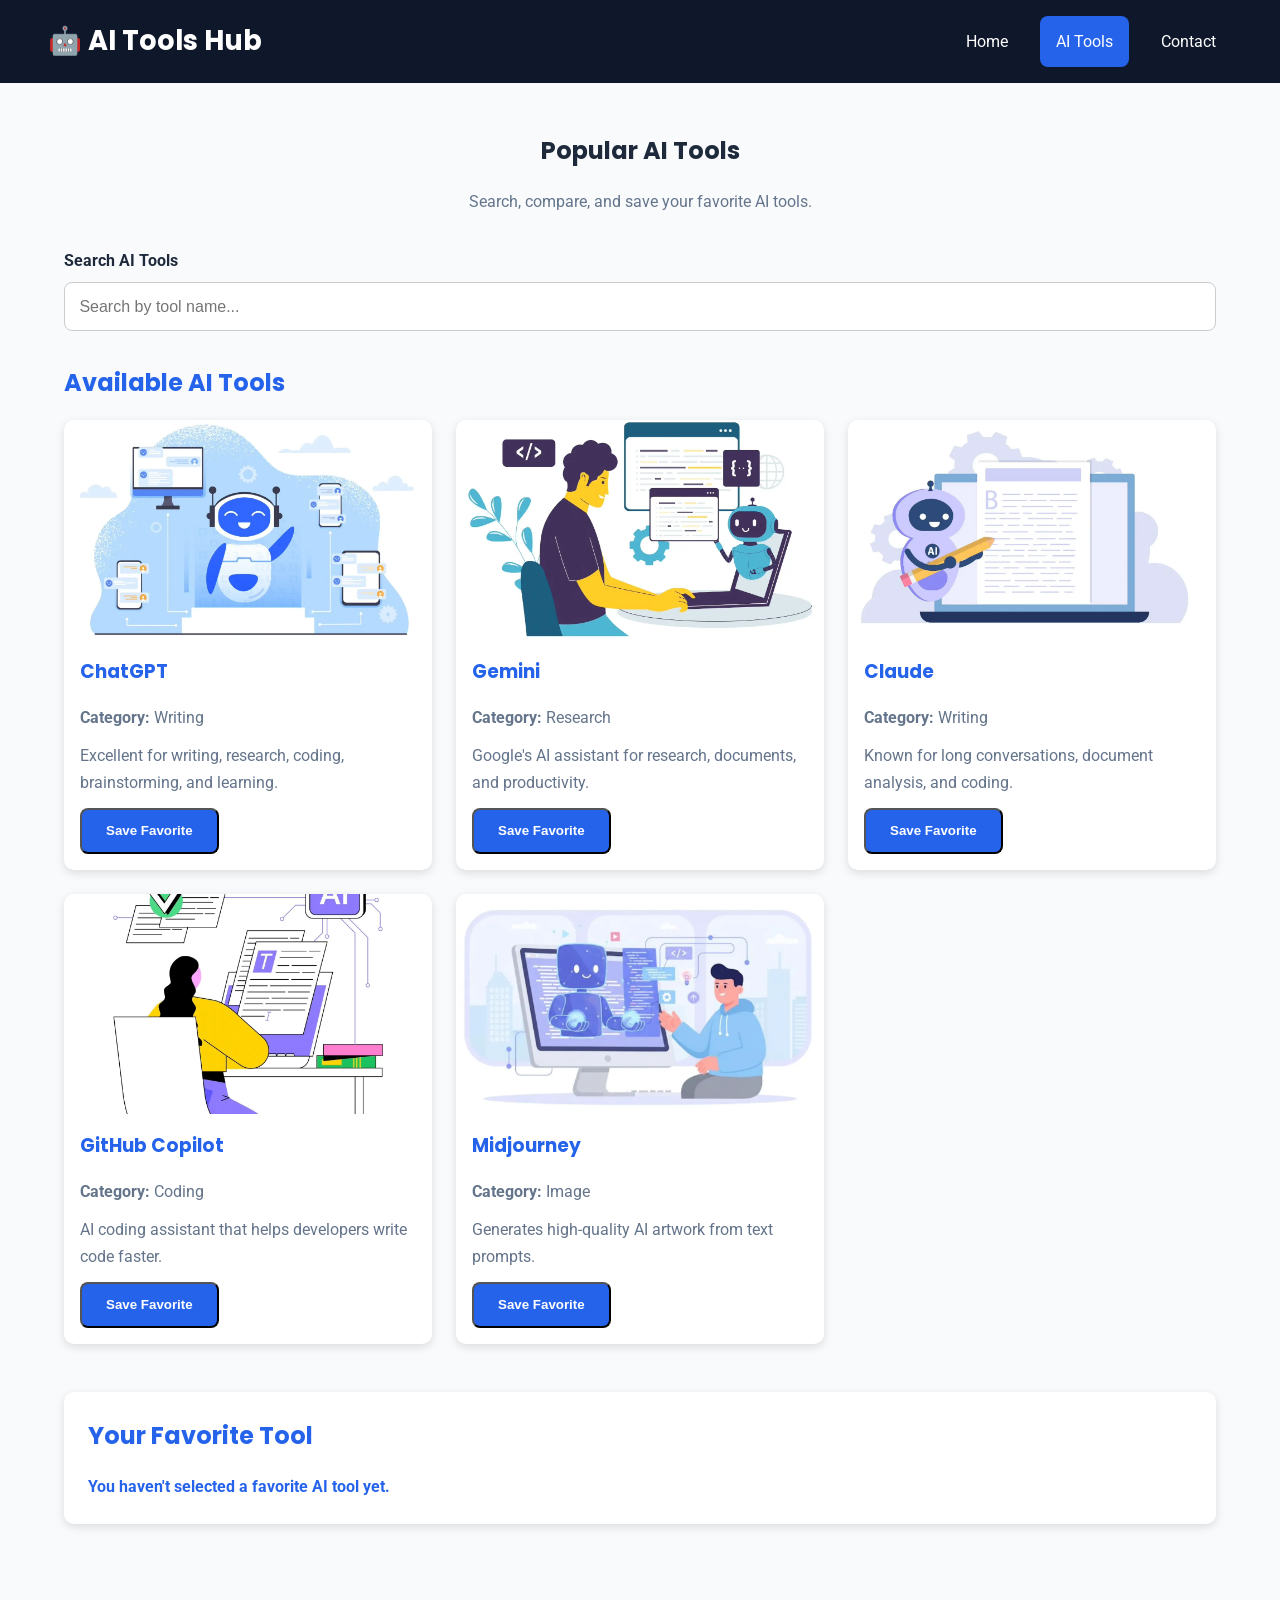
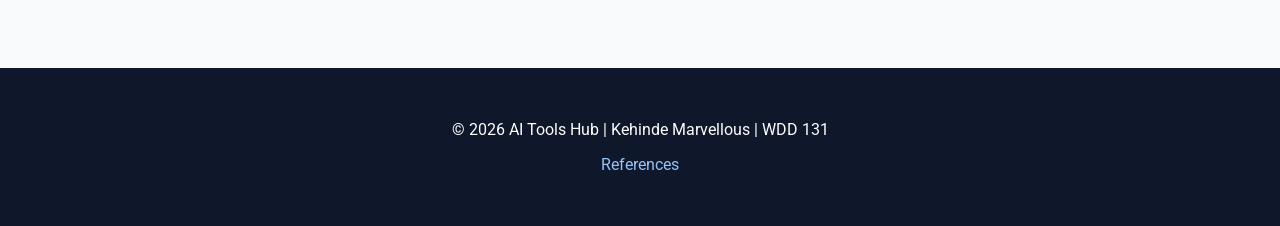
<file: project/tools.html>
<!DOCTYPE html>
<html lang="en">
<head>
   <meta charset="UTF-8">
   <meta name="viewport" content="width=device-width, initial-scale=1.0">
   <title>AI Tools Hub | AI Tools</title>
   <meta name="description" content="Explore and compare popular AI tools for writing, coding, image generation, research, and productivity.">
   <meta name="author" content="Kehinde Marvellous">
   <link rel="preconnect" href="https://fonts.googleapis.com">
   <link rel="preconnect" href="https://fonts.gstatic.com" crossorigin>
   <link href="https://fonts.googleapis.com/css2?family=Poppins:wght@400;600;700&family=Roboto:wght@400;500&display=swap" rel="stylesheet">
   <link rel="stylesheet" href="styles/base.css">
   <link rel="stylesheet" href="styles/large.css">

   <script src="scripts/main.js" defer></script>
</head>

<body>

<header>

   <div class="logo">
       🤖 AI Tools Hub
   </div>

   <button id="menu" aria-label="Open Navigation">
       ☰
   </button>

   <nav>
       <ul class="navigation">
           <li><a href="index.html">Home</a></li>
           <li><a href="tools.html" class="active">AI Tools</a></li>
           <li><a href="contact.html">Contact</a></li>
       </ul>
   </nav>

</header>

<main>

<section class="page-title">

   <h1>Popular AI Tools</h1>

   <p>
       Search, compare, and save your favorite AI tools.
   </p>

</section>

<section class="search-box">

   <label for="search">
       Search AI Tools
   </label>

   <input
       type="text"
       id="search"
       placeholder="Search by tool name..."
   >

</section>

<section>

   <h2>Available AI Tools</h2>

   <div id="tool-container" class="tool-grid">

   </div>

</section>

<section class="favorites">

   <h2>Your Favorite Tool</h2>

   <p id="favorite-message">

       You haven't selected a favorite AI tool yet.

   </p>

</section>

</main>

<footer>

   <p>
       © <span id="year"></span> AI Tools Hub | Kehinde Marvellous | WDD 131
   </p>

   <p>

       <a href="references.html">
           References
       </a>

   </p>

</footer>

</body>
</html>
</file>
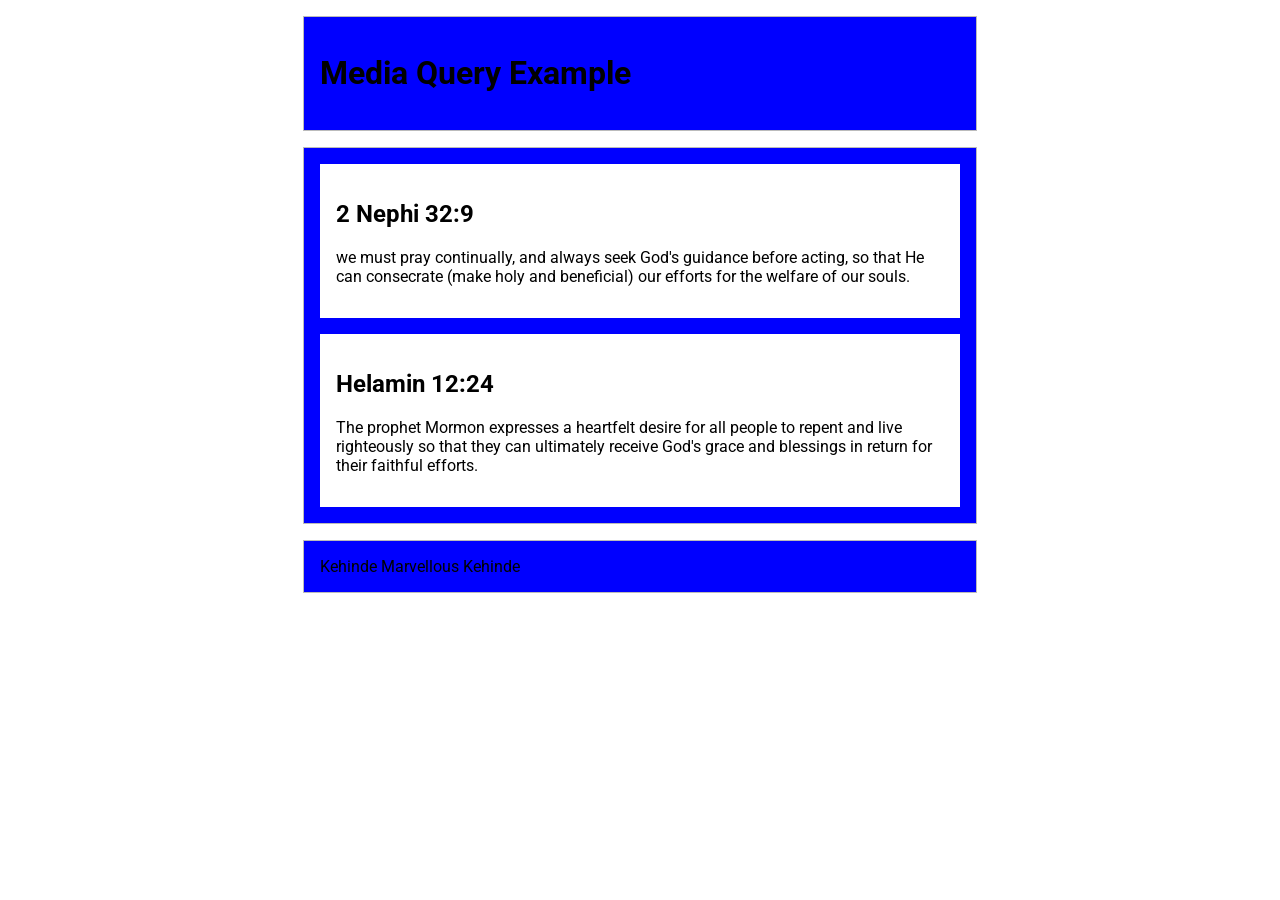
<file: week02/media-query.html>
<!DOCTYPE html>
<html lang="en">
<head>
    <meta charset="UTF-8">
    <meta name="viewport" content="width=device-width, initial-scale=1.0">
    <title>WDD131 - Media Query Example</title>
    <meta name="description" content="Media query learning activity example page.">
    <meta name="author" content="Kehinde Marvellous">

    <link rel="preconnect" href="https://fonts.googleapis.com">
    <link rel="preconnect" href="https://fonts.gstatic.com" crossorigin>
    <link href="https://fonts.googleapis.com/css2?family=Roboto&display=swap" rel="stylesheet">
    <link rel="stylesheet" href="styles/media-query-large.css">
    <link rel="stylesheet" href="styles/media-query.css">
</head>
<body>
    <header>
        <h1>Media Query Example</h1>
    </header>

<main>
    <section>
        <h2>2 Nephi 32:9</h2>
        <p>we must pray continually, and always seek God's guidance before acting, so that He can consecrate (make holy and beneficial) our efforts for the welfare of our souls.</p>
    </section>
    <section>
        <h2>Helamin 12:24</h2>
        <p>The prophet Mormon expresses a heartfelt desire for all people to repent and live righteously so that they can ultimately receive God's grace and blessings in return for their faithful efforts.</p>
    </section>
</main>  

<footer>
    Kehinde Marvellous Kehinde
</footer>
    
</body>
</html>
</file>
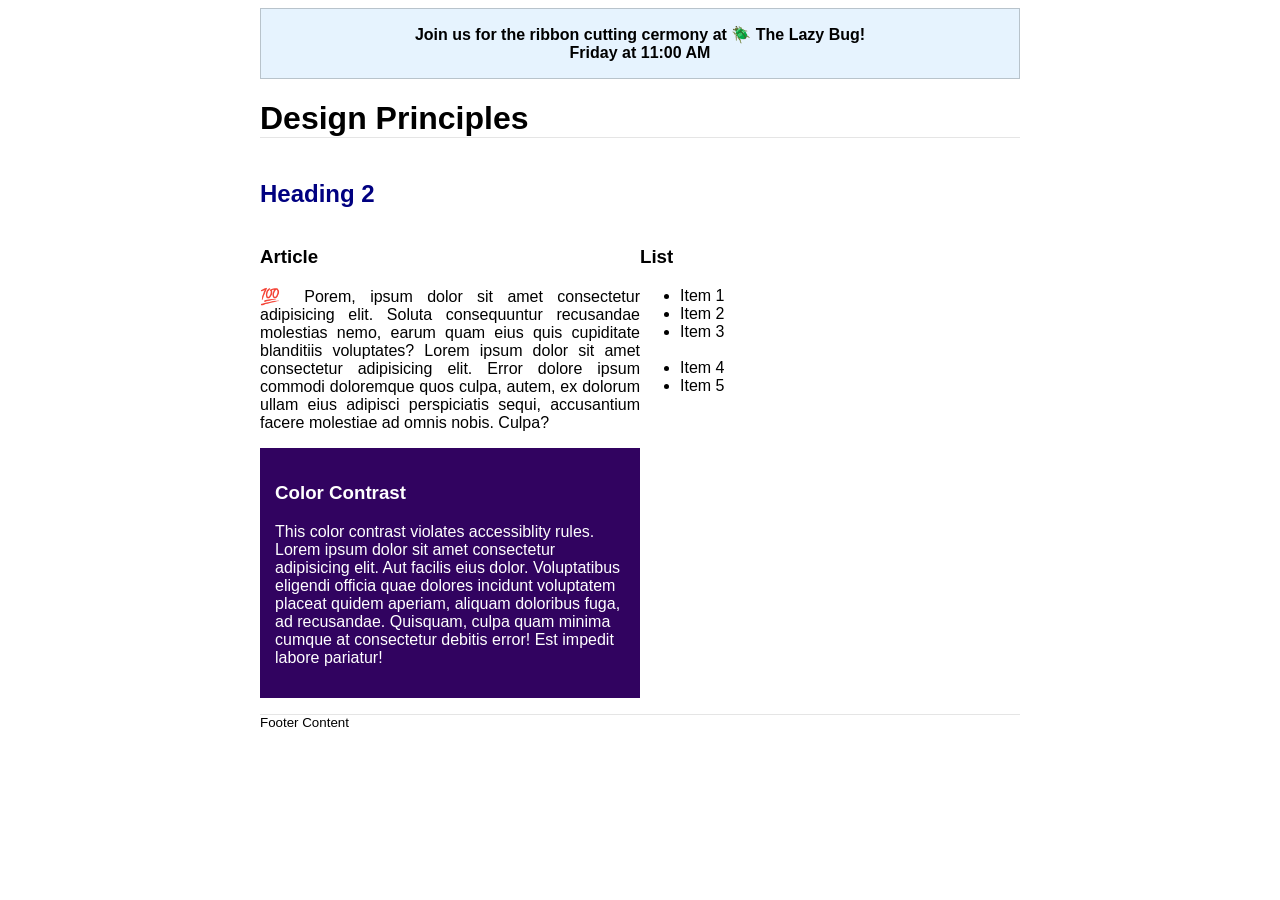
<file: week03/design.html>
<!DOCTYPE html>
<html lang="en">
<head>
    <meta charset="UTF-8">
    <meta name="viewport" content="width=device-width, initial-scale=1.0">
    <title>Document</title>

    <link rel="stylesheet" href="styles/design.css">
</head>
<body>
    <header>
	<div class="banner">Join us for the ribbon cutting cermony at 🪲 The Lazy Bug!<br>Friday at 11:00 AM</div>
	<h1>Design Principles</h1>
</header>
<main>
	<h2>Heading 2</h2>
	<section>
		<h3>Article</h3>
		<article>
			<p>💯 Porem, ipsum dolor sit amet consectetur adipisicing elit. Soluta consequuntur recusandae molestias nemo, earum quam eius quis cupiditate blanditiis voluptates? Lorem ipsum dolor sit amet consectetur adipisicing elit. Error dolore ipsum commodi doloremque quos culpa, autem, ex dolorum ullam eius adipisci perspiciatis sequi, accusantium facere molestiae ad omnis nobis. Culpa?</p>
		</article>
	</section>
	<section>
		<h3>List</h3>
		<ul>
			<li>Item 1</li>
			<li>Item 2</li>
			<li>Item 3<br><br></li>
			<li>Item 4</li>
			<li>Item 5</li>
		</ul>
	</section>
	<div class="callout">
		<h3>Color Contrast</h3>
		<p>This color contrast violates accessiblity rules. Lorem ipsum dolor sit amet consectetur adipisicing elit. Aut facilis eius dolor. Voluptatibus eligendi officia quae dolores incidunt voluptatem placeat quidem aperiam, aliquam doloribus fuga, ad recusandae. Quisquam, culpa quam minima cumque at consectetur debitis error! Est impedit labore pariatur!</p>
	</div>
</main>
<footer>
	Footer Content
</footer>
    
</body>
</html>
</file>
<file: project/styles/base.css>
:root {
   --primary: #2563eb;
   --secondary: #0f172a;
   --accent: #38bdf8;
   --light: #f8fafc;
   --white: #ffffff;
   --text: #1e293b;
   --gray: #64748b;
   --border: #dbeafe;

   --radius: 10px;
   --shadow: 0 3px 10px rgba(0,0,0,.12);
}


*{
   margin:0;
   padding:0;
   box-sizing:border-box;
}

html{
   scroll-behavior:smooth;
}

body{
   font-family:"Roboto",sans-serif;
   background:var(--light);
   color:var(--text);
   line-height:1.7;
}

img{
   width:100%;
   height:auto;
   display:block;
   border-radius:10px;
}


a{
   text-decoration:none;
   color:inherit;
}

header{

   background:var(--secondary);

   color:white;

   padding:1rem;

   position:sticky;

   top:0;

   z-index:100;

}

.logo{

   font-family:"Poppins",sans-serif;

   font-size:1.7rem;

   font-weight:700;

}

#menu{

   background:none;

   border:none;

   color:white;

   font-size:2rem;

   cursor:pointer;

   margin-top:.5rem;

}

.navigation{

   display:none;

   list-style:none;

   margin-top:1rem;

}

.navigation.open{

   display:block;

}

.navigation li{

   margin:.75rem 0;

}

.navigation a{

   display:block;

   padding:.75rem;

   border-radius:8px;

   transition:.3s;

}

.navigation a:hover{

   background:var(--primary);

}

.active{

   background:var(--primary);

}

main{

   width:90%;

   max-width:1200px;

   margin:auto;

   padding:2rem 0;

}

h1,h2,h3{

   font-family:"Poppins",sans-serif;

   margin-bottom:1rem;

}

h2{

   color:var(--primary);

}

section{

   margin-bottom:3rem;

}

.hero{

   display:grid;

   gap:2rem;

   align-items:center;

}

.hero-text h1{

   font-size:2.3rem;

}

.hero-text p{

   margin-bottom:1.5rem;

   color:var(--gray);

}

.button{

   display:inline-block;

   background:var(--primary);

   color:white;

   padding:.85rem 1.5rem;

   border-radius:8px;

   font-weight:bold;

   transition:.3s;

}

.button:hover{

   background:#1d4ed8;

}

.cards{

   display:grid;

   gap:1.5rem;

}

.card{

   background:white;

   padding:1.5rem;

   border-radius:10px;

   box-shadow:var(--shadow);

}

.card h3{

   color:var(--primary);

   margin-bottom:.8rem;

}

.tool-grid{

   display:grid;

   gap:1.5rem;

}

.tool-card{

   background:white;

   border-radius:10px;

   overflow:hidden;

   box-shadow:var(--shadow);

   transition:.3s;

}

.tool-card:hover{

   transform:translateY(-5px);

}

.tool-card img{

   height:220px;

   object-fit:cover;

}

.tool-info{

   padding:1rem;

}

.tool-info h3{

   color:var(--primary);

}

.tool-info p{

   margin:.7rem 0;

   color:var(--gray);

}

.search-box{
   margin-bottom:2rem;
}

.search-box label{
   display:block;
   font-weight:bold;
   margin-bottom:.5rem;
}

.search-box input{
   width:100%;
   padding:.9rem;
   border:1px solid #ccc;
   border-radius:8px;
   font-size:1rem;
}

.page-title{
   text-align:center;
   margin-bottom:2rem;
}

.page-title p{
   color:var(--gray);
   max-width:700px;
   margin:auto;
}

.benefits ul{
   margin-left:1.5rem;
}

.benefits li{
   margin-bottom:.8rem;
}

.cta{
   background:var(--primary);
   color:var(--white);
   padding:2rem;
   border-radius:var(--radius);
   text-align:center;
}

.cta h2{
   color:var(--white);
}

.cta p{
   margin:1rem 0 1.5rem;
}

.cta .button{
   background:var(--white);
   color:var(--primary);
}

.cta .button:hover{
   background:#e2e8f0;
}

.contact-form{
   background:var(--white);
   padding:2rem;
   border-radius:var(--radius);
   box-shadow:var(--shadow);
}

.form-group{
   margin-bottom:1.5rem;
}

.form-group label{
   display:block;
   margin-bottom:.5rem;
   font-weight:600;
}

.form-group input,
.form-group select,
.form-group textarea{
   width:100%;
   padding:.9rem;
   border:1px solid #cbd5e1;
   border-radius:8px;
   font-size:1rem;
   font-family:inherit;
}

.form-group textarea{
   resize:vertical;
}

input[type="submit"]{
   border:none;
   cursor:pointer;
}

.favorites{
   background:var(--white);
   padding:1.5rem;
   border-radius:var(--radius);
   box-shadow:var(--shadow);
}

#favorite-message{
   font-weight:bold;
   color:var(--primary);
}


footer{
   background:var(--secondary);
   color:var(--white);
   text-align:center;
   padding:2rem 1rem;
   margin-top:3rem;
}

footer p{
   margin:.5rem 0;
}

footer a{
   color:#93c5fd;
}

footer a:hover{
   text-decoration:underline;
}

.hidden{
   display:none;
}

.center{
   text-align:center;
}

.text-primary{
   color:var(--primary);
}

@media (min-width:640px){

   .cards{
       grid-template-columns:repeat(2,1fr);
   }

   .tool-grid{
       grid-template-columns:repeat(2,1fr);
   }

}

@media (min-width:900px){

   .hero{
       grid-template-columns:1fr 1fr;
   }

   .cards{
       grid-template-columns:repeat(3,1fr);
   }

   .tool-grid{
       grid-template-columns:repeat(3,1fr);
   }

}

.button:focus,
a:focus,
input:focus,
select:focus,
textarea:focus{
   outline:3px solid var(--accent);
   outline-offset:3px;
}
</file>
<file: project/styles/large.css>
@media only screen and (min-width: 768px) {

   header{
       display:flex;
       justify-content:space-between;
       align-items:center;
       padding:1rem 3rem;
   }

   #menu{
       display:none;
   }

   .navigation{
       display:flex;
       gap:1rem;
       margin-top:0;
   }

   .navigation li{
       margin:0;
   }

   .navigation a{
       padding:.75rem 1rem;
   }

   main{
       padding:3rem 0;
   }

   .hero{
       grid-template-columns:1fr 1fr;
       gap:3rem;
   }

   .hero-text h1{
       font-size:3rem;
   }

   .cards{
       grid-template-columns:repeat(3,1fr);
   }

   .tool-grid{
       grid-template-columns:repeat(3,1fr);
   }

   .contact-form{
       max-width:800px;
       margin:auto;
   }

   .cta{
       padding:3rem;
   }

   footer{
       padding:2.5rem;
   }

}
</file>
<file: styles/form.css>
* {
   margin: 0;
   padding: 0;
   box-sizing: border-box;
}

body {
   font-family: Roboto, Arial, sans-serif;
   background-color: #f4f4f4;
   color: #222;
}

header,
footer {
   background-color: rgb(137, 100, 51);
   color: white;
   text-align: center;
   padding: 1rem;
}

main {
   padding: 1rem;
}

form {
   background: #ffff;
   padding: 1rem;
   border-radius: 8px;
}


.rating {
   display: flex;
   justify-content: space-between;
   align-items: center;
   gap: 1rem;
}

.rating label {
   display: flex;
   flex-direction: column;
   align-items: center;
   cursor: pointer;
   font-size: 1.4rem;
}

.form-group,
fieldset {
   margin-bottom: 1.5rem;
}

fieldset {
   border: 1px solid #ccc;
   padding: 1rem;
}

legend {
   font-weight: bold;
}

input[type="text"],
input[type="date"],
select,
textarea {
   width: 100%;
   padding: .75rem;
   border: 1px solid #666;
   border-radius: 5px;
   font-size: 1rem;
}

textarea {
   resize: vertical;
}

input[type="checkbox"],
input[type="radio"] {
   margin-right: .5rem;
}

input[type="submit"] {
   width: 100%;
   padding: .9rem;
   background: #003366;
   color: #ffff;
   border: none;
   border-radius: 6px;
   font-size: 1rem;
   cursor: pointer;
}

input[type="submit"]:hover {
   background: #001f4d;
}

footer p {
   margin: .3rem;
}
</file>
<file: styles/form-large.css>
@media screen and (min-width: 768px) {

main {
   max-width: 700px;
   margin: 2rem auto;
}

input[type="submit"] {
   width: auto;
   padding: 1rem 2rem;
}

.rating {
   display: flex;
   justify-content: space-between;
   align-items: center;
   gap: 1rem;
}

.rating label {
   display: flex;
   flex-direction: column;
   align-items: center;
   cursor: pointer;
   font-size: 1.4rem;
}

}
</file>
<file: styles/place.css>
/* Google Font */

:root {
    --primary-color: #008753;
    --secondary-color: #ffffff;
    --accent-color: #0b5ed7;
    --text-color: #222;
    --background-color: #f4f4f4;
}

* {
    margin: 0;
    padding: 0;
    box-sizing: border-box;
}

body {
    font-family: "Roboto", sans-serif;
    background-color: var(--background-color);
    color: var(--text-color);
    line-height: 1.6;
}

/* Header */

header {
    background-color: var(--primary-color);
    color: var(--secondary-color);
    text-align: center;
    padding: 1rem;
}

/* Hero Image */

picture img {
    width: 100%;
    height: auto;
    display: block;
}

/* Sections */

.data,
.weather {
    background: white;
    margin: 1rem;
    padding: 1rem;
    border-radius: 8px;
}

.data h2,
.weather h2 {
    text-align: center;
    margin-bottom: 1rem;
    color: var(--primary-color);
}

.data p,
.weather p {
    margin: .5rem 0;
}

/* Weather Icon */

.weather-icon {
    width: 60px;
    display: block;
    margin: 0 auto 1rem;
}

/* Footer */

footer {
    background-color: var(--primary-color);
    color: white;
    text-align: center;
    padding: 1rem;
}

footer p {
    margin: .3rem;
}
</file>
<file: styles/place-large.css>
@media screen and (min-width: 768px) {

main {
    position: relative;
}

.data,
.weather {
    position: absolute;
    background: rgba(255,255,255,.9);
    width: 300px;
}

.data {
    top: 30px;
    left: 30px;
}

.weather {
    bottom: 30px;
    right: 30px;
}

.weather-icon {
    display: none;
}

.weather h2::after {
    content: " ⛅";
}
}
</file>
<file: styles/temples.css>
* {
    margin: 0;
    padding: 0;
    box-sizing: border-box;
}


header {
    background-color: rgb(49, 3, 96);
    color: #fff;
    display: flex;
    flex-wrap: wrap;
    align-items: center;
    justify-content: space-between;
    padding: 1rem;
    font-weight: bold;
}

#course-title {
    display: block;
    font-size: 2rem;
    padding: 1.5rem;
    text-align: left;
}  

#menu {
    background-color: rgb(49, 3, 96);
    border: none;
    color: #fff;
    font-size: 2rem;
    font-weight: 700;
    text-decoration: none;
    padding: .5rem .75rem;
    margin-right: 15px;
}

#menu::before {
    content: "☰";
}

.navigation {
    width: 100%;
    display: none;

}

.navigation.show {
    display: block;
}

.navigation ul {
    list-style: none;
    display: flex;
    flex-direction: column;
    padding: 0;
    margin: 0;
}

.navigation li {
    display:block;
    width: 100%;
    text-align: center;
}

.navigation a {
    color: #fff;
    text-decoration: none;
    display: block;
    padding: 1rem;
    font-size: large;
}

.navigation a:hover, .navigation a:active {
    color: #fff;
    background-color: black;
}

.show li {
    display: block;
}

#menu.show::before {
    content: "X" ;
}

h1 {
    text-align: center;
    margin: 30px 0;
}

.gallery {
    display: grid;
    grid-template-columns: 1fr;
    gap: 20px;
    padding: 20px;
}


figure {
    text-align: center;
}

figure img {
    width: 100%;
    object-fit: cover;
}

figcaption {
    color: black;
    margin-top: 8px;
    font: italic smaller sans-serif;
}

footer {
    margin: 1rem;
    color: #fff;
    padding: 1rem;
    background-color: rgb(49, 3, 96);
    text-align: center;
    font-size: 0.9rem;
}
</file>
<file: styles/temples-large.css>
@media only screen and (min-width: 640px) {
    header {
        display: flex;
        justify-content: space-between;
        align-items: center;
        padding: 0;
    }

    #menu {
        display: none;
    }

    .navigation {
        display: flex
    }

    .navigation li {
        display: block;
    }

    .navigation ul {
        display: flex;
        flex-direction: row;
        list-style: none;
        margin: 0;
        padding: 0;
    }

    nav {
    display: block;
    }

    nav a {

    font-weight: bold;
    color: #fff;
    text-decoration: none;
    }

    nav a:hover {
    text-decoration: underline;
    border: 1px solid #fff;
    }

    nav ul {
    list-style-type: none;
    display: flex;  
    }

    nav ul li a {
    padding: 2px 10px;
    font-family: sans-serif
    }

    .gallery {
        display: grid;
        grid-template-columns: repeat(3, 1fr);
        gap: 20px;
        max-width: 900px;
        margin: 0 auto;
    }

    figure {
        text-align: center;
    }

    figure img {
        width: 100%;
        height: auto;
    }

    footer {
        text-align: center;
    }

}
</file>
<file: project/styles/siteplan.css>
:root {
   --primary: #2563EB;
   --secondary: #0F172A;
   --background: #F8FAFC;
   --text: #1E293B;
   --white: #FFFFFF;
}

* {
   margin: 0;
   padding: 0;
   box-sizing: border-box;
}

body {
   font-family: "Roboto", sans-serif;
   background: var(--background);
   color: var(--text);
   line-height: 1.7;
}

header {
   background: var(--secondary);
   color: var(--white);
   text-align: center;
   padding: 2rem;
}

.logo {
   font-family: "Poppins", sans-serif;
   font-size: 2rem;
   font-weight: 700;
   margin-bottom: .5rem;
}

h1,
h2,
h3 {
   font-family: "Poppins", sans-serif;
}

main {
   padding: 1rem;
}

section {
   background: var(--white);
   margin-bottom: 2rem;
   padding: 1.5rem;
   border-radius: 10px;
   box-shadow: 0 2px 8px rgba(0,0,0,.08);
}

h2 {
   color: var(--primary);
   margin-bottom: 1rem;
}

ul {
   margin-left: 1.5rem;
}

.colors {
   display: flex;
   flex-direction: column;
   gap: 1rem;
}

.color-card {
   border-radius: 8px;
   padding: 1rem;
   color: white;
}

.blue {
   background: #2563EB;
}

.navy {
   background: #0F172A;
}

.gray {
   background: #CBD5E1;
   color: black;
}

.wireframe {
   border: 2px solid #999;
   padding: 1rem;
   display: grid;
   gap: .75rem;
   margin-bottom: 2rem;
}

.wireframe div {
   border: 2px dashed #666;
   background: #e5e7eb;
   text-align: center;
   padding: 1rem;
}

footer {
   background: var(--secondary);
   color: var(--white);
   text-align: center;
   padding: 1.5rem;
}
</file>
<file: project/styles/siteplan-large.css>
@media only screen and (min-width: 768px) {

   main {
       max-width: 1000px;
       margin: 0 auto;
       padding: 2rem;
   }

   .colors {
       flex-direction: row;
   }

   .color-card {
       flex: 1;
       min-width: 220px;
   }

   .desktop {
       grid-template-columns: repeat(3, 1fr);
   }

   .full {
       grid-column: 1 / -1;
   }

}
</file>
<file: week02/styles/media-query-large.css>
@media and (min-width: 500px) {
    h1 {
        color:#fff;
    }
}

main {
    grid-template-columns: 1fr 1fr;
}
</file>
<file: week02/styles/media-query.css>
body {
    font-family: 'Roboto', sans-serif;
}

header, main, footer {
    max-width: 640px;
    margin: 1rem auto;
    border: 1px solid #bbb;
    padding: 1rem;
    background-color: blue;
}

main {
    display: grid;
    grid-template-columns: 1fr;
    grid-gap: 1rem;
}

section {
    padding: 1rem;
    background-color: #fff;
}
</file>
<file: week03/styles/design.css>
body {
	font-family: Roboto, helvetica, sans-serif;
}

header,
main,
footer {
	max-width: 760px;
	margin: 0 auto;
}

.banner {
	border: 1px solid rgb(0 0 0 / 0.2);
	padding: 1rem;
	background-color: rgb(230 243 254 / 1);
	font-weight: 700;
	word-break: break-word;
	text-align: center;
}

h1 {
	border-bottom: 1px solid rgba(0, 0, 0, 0.1);
}

main {
	display: grid;
    grid-template-columns: 1fr 1fr;
}

h2 {
	color: navy;
	text-align: left;
    grid-column: 1/3;
}

article p {
	text-align: justify;
}

.callout {
	color: #fff;
	background-color: rgb(49, 3, 96);
    padding: 15px;
}

footer {
	margin-top: 1rem;
	border-top: 1px solid rgba(0, 0, 0, 0.1);
	font-size: smaller;
	text-align: left;
}
</file>
